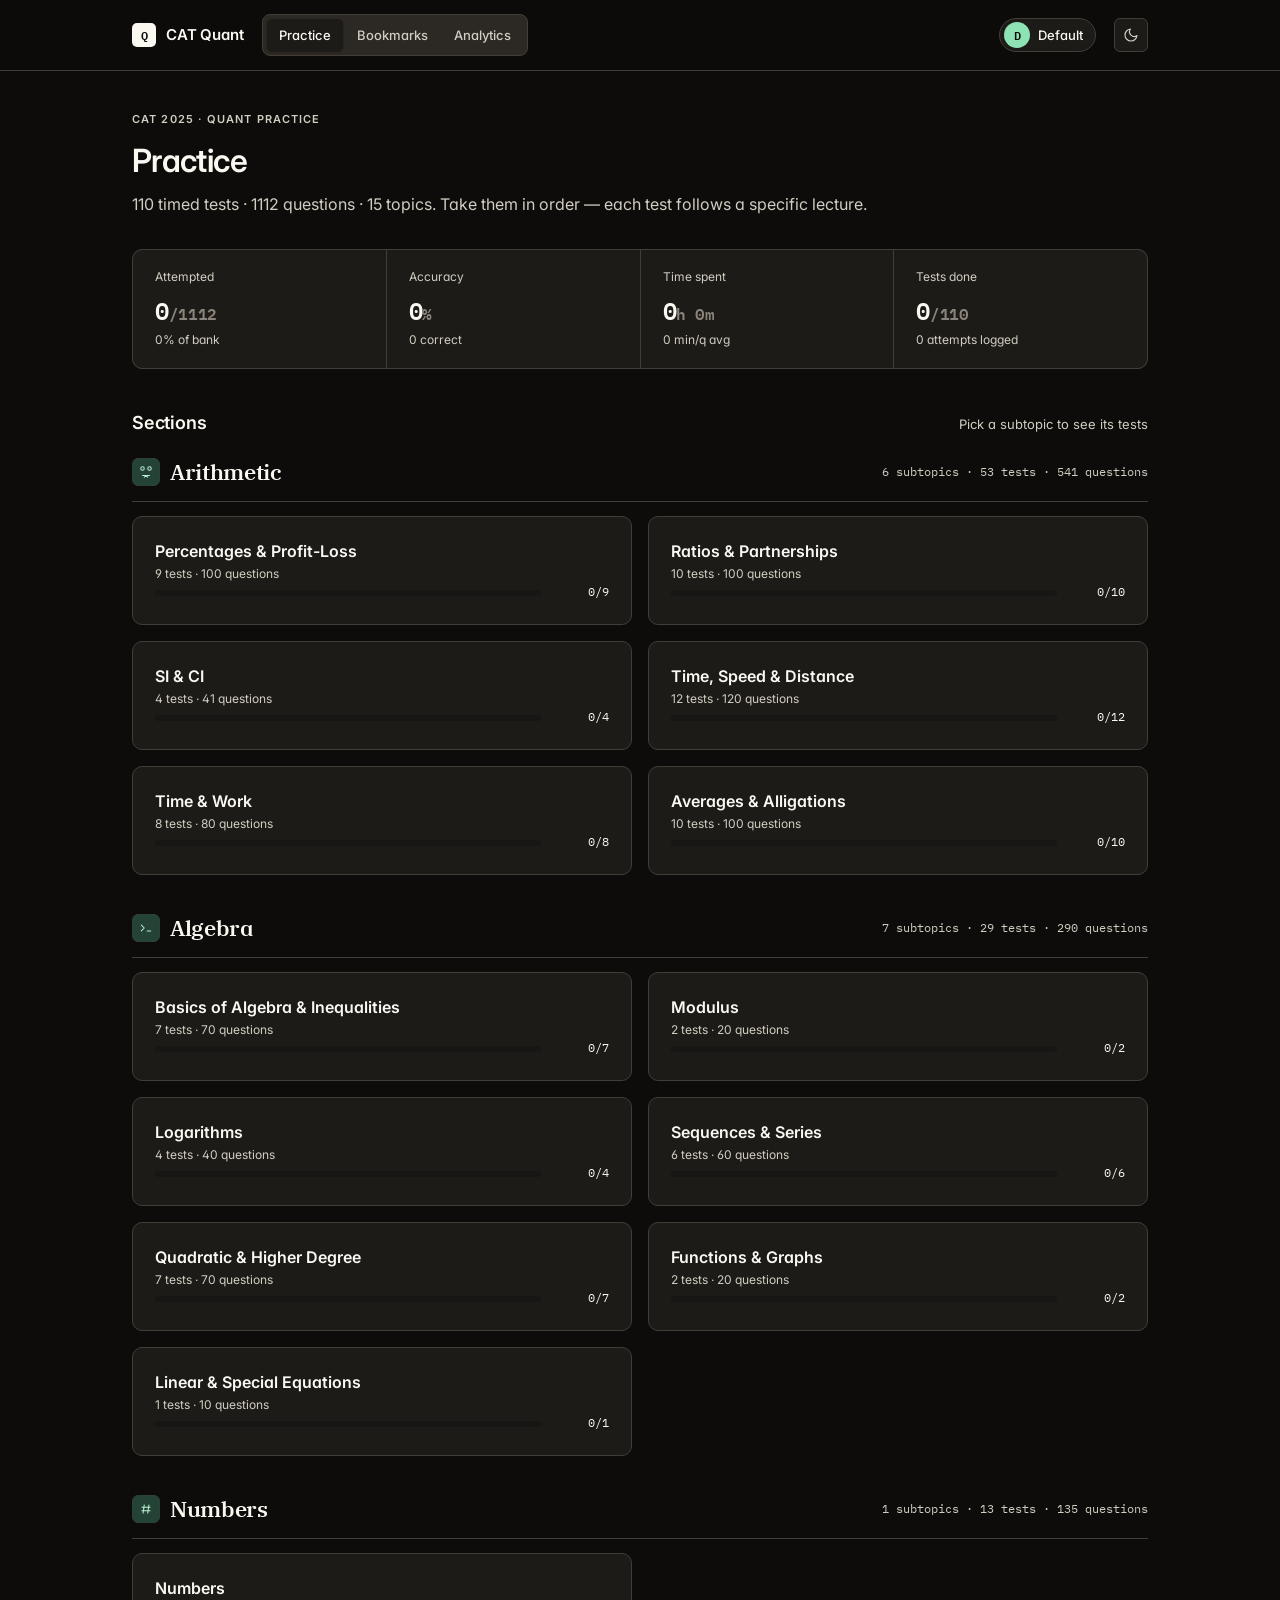
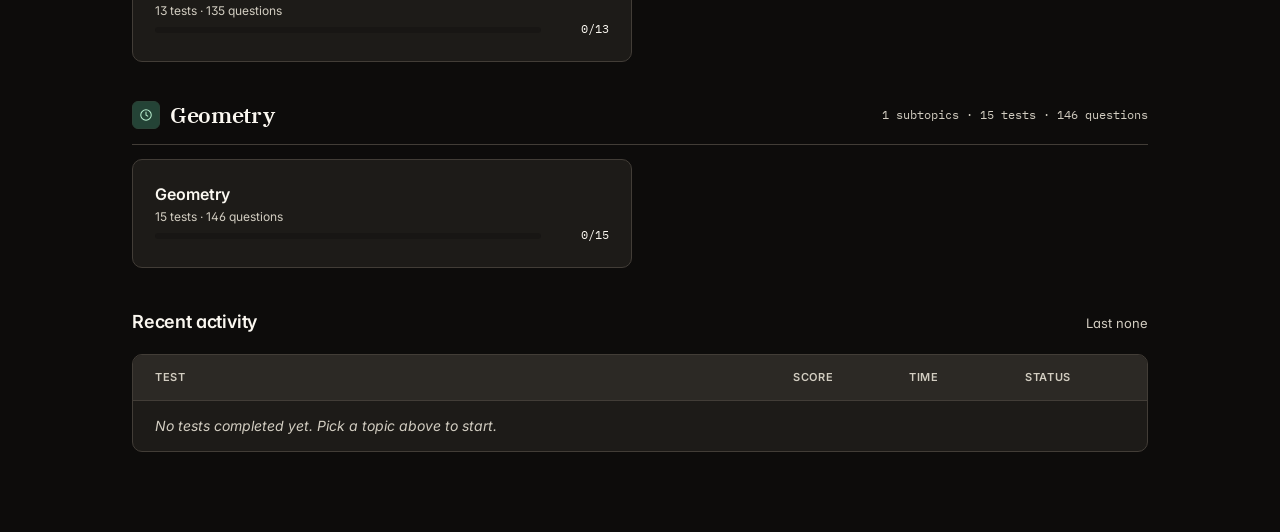
<file: docs/index.html>
<!doctype html>
<html lang="en" data-theme="dark">
<head>
<meta charset="utf-8" />
<meta name="viewport" content="width=device-width, initial-scale=1, viewport-fit=cover" />
<meta name="theme-color" content="#0d0c0b" />
<title>CAT Quant</title>
<link rel="preconnect" href="https://fonts.googleapis.com">
<link rel="preconnect" href="https://fonts.gstatic.com" crossorigin>
<link href="https://fonts.googleapis.com/css2?family=Inter:wght@400;500;600;700&family=IBM+Plex+Mono:wght@400;500&family=IBM+Plex+Serif:wght@400;500;600&display=swap" rel="stylesheet">
<link rel="stylesheet" href="css/style.css">
</head>
<body>

<header class="topbar">
  <div class="topbar-inner">
    <a href="#/" class="brand" data-action="goto-dashboard">
      <span class="brand-mark">Q</span>
      <div class="brand-name">CAT Quant</div>
    </a>

    <nav class="nav-tabs" role="tablist">
      <button class="nav-tab" data-view="dashboard">Practice</button>
      <button class="nav-tab" data-view="bookmarks">Bookmarks</button>
      <button class="nav-tab" data-view="analytics">Analytics</button>
    </nav>

    <div class="spacer"></div>

    <a class="topbar-profile" href="#/profile" id="profileBtn" title="Profile" aria-label="Profile">
      <span class="topbar-profile-avatar" id="profileAvatar">?</span>
      <span class="topbar-profile-name" id="profileName">…</span>
    </a>

    <button class="icon-btn" id="themeBtn" title="Toggle theme" aria-label="Toggle theme">
      <svg viewBox="0 0 24 24" fill="none" stroke="currentColor" stroke-linecap="round" stroke-linejoin="round"><path d="M21 12.79A9 9 0 1 1 11.21 3 7 7 0 0 0 21 12.79z"/></svg>
    </button>
  </div>
</header>

<main id="app">
  <div class="loading-screen">
    <div class="loading-pulse"></div>
    <p>Loading question bank…</p>
  </div>
</main>

<script src="js/storage.js"></script>
<script src="js/app.js"></script>
</body>
</html>
</file>
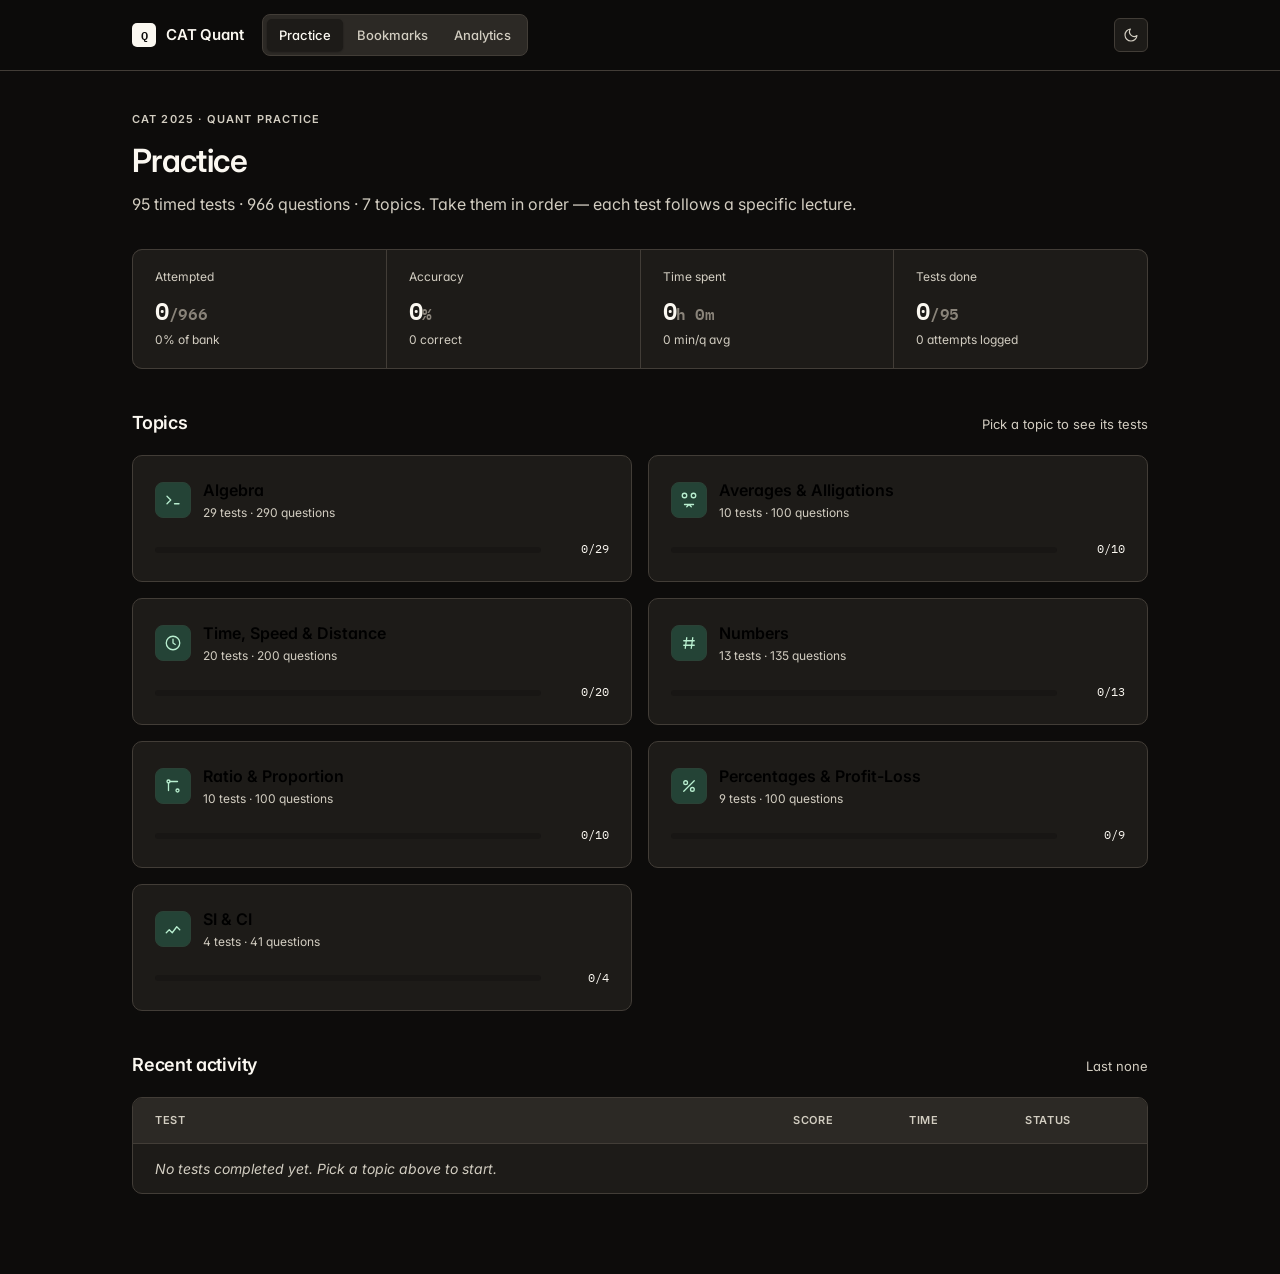
<file: site/index.html>
<!doctype html>
<html lang="en" data-theme="dark">
<head>
<meta charset="utf-8" />
<meta name="viewport" content="width=device-width, initial-scale=1, viewport-fit=cover" />
<meta name="theme-color" content="#0d0c0b" />
<title>CAT Quant</title>
<link rel="preconnect" href="https://fonts.googleapis.com">
<link rel="preconnect" href="https://fonts.gstatic.com" crossorigin>
<link href="https://fonts.googleapis.com/css2?family=Inter:wght@400;500;600;700&family=IBM+Plex+Mono:wght@400;500&family=IBM+Plex+Serif:wght@400;500;600&display=swap" rel="stylesheet">
<link rel="stylesheet" href="css/style.css">
</head>
<body>

<header class="topbar">
  <div class="topbar-inner">
    <a href="#/" class="brand" data-action="goto-dashboard">
      <span class="brand-mark">Q</span>
      <div class="brand-name">CAT Quant</div>
    </a>

    <nav class="nav-tabs" role="tablist">
      <button class="nav-tab" data-view="dashboard">Practice</button>
      <button class="nav-tab" data-view="bookmarks">Bookmarks</button>
      <button class="nav-tab" data-view="analytics">Analytics</button>
    </nav>

    <div class="spacer"></div>

    <button class="icon-btn" id="themeBtn" title="Toggle theme" aria-label="Toggle theme">
      <svg viewBox="0 0 24 24" fill="none" stroke="currentColor" stroke-linecap="round" stroke-linejoin="round"><path d="M21 12.79A9 9 0 1 1 11.21 3 7 7 0 0 0 21 12.79z"/></svg>
    </button>
  </div>
</header>

<main id="app">
  <div class="loading-screen">
    <div class="loading-pulse"></div>
    <p>Loading question bank…</p>
  </div>
</main>

<script src="js/storage.js"></script>
<script src="js/app.js"></script>
</body>
</html>
</file>
<file: docs/css/style.css>
/* ============================================================
   CAT Quant · stylesheet
   ============================================================ */

:root {
  --bg:           #f7f5f0;
  --bg-soft:      #efece5;
  --surface:      #ffffff;
  --surface-2:    #faf8f3;
  --text:         #18181b;
  --text-muted:   #6b6b6b;
  --text-faint:   #9ca3af;
  --border:       #e4e0d6;
  --border-strong:#c9c4b8;
  --accent:       #1f4d3a;
  --accent-soft:  #e6efe9;
  --accent-text:  #1f4d3a;
  --warn:         #a35a14;
  --warn-soft:    #fbf0e0;
  --neg:          #9b2c2c;
  --neg-soft:     #fbe9e9;
  --pos:          #1f4d3a;
  --pos-soft:     #e6efe9;
  --shadow-sm:    0 1px 2px rgba(20,20,20,0.04);
  --shadow-md:    0 4px 16px -8px rgba(20,20,20,0.10);
  --radius:       6px;
  --radius-lg:    10px;
}

[data-theme="dark"] {
  --bg:           #0d0c0b;
  --bg-soft:      #181614;
  --surface:      #1d1b18;
  --surface-2:    #2c2925;
  --text:         #fbf8f1;
  --text-muted:   #d2cdc1;
  --text-faint:   #8a847a;
  --border:       #423d37;
  --border-strong:#56504a;
  --accent:       #8de3b3;
  --accent-soft:  #244336;
  --accent-text:  #b9efd0;
  --warn:         #efb287;
  --warn-soft:    #3e2c1c;
  --neg:          #f59797;
  --neg-soft:     #3e2222;
  --pos:          #8de3b3;
  --pos-soft:     #244336;
  --shadow-sm:    0 1px 2px rgba(0,0,0,0.4);
  --shadow-md:    0 4px 16px -8px rgba(0,0,0,0.6);
}
[data-theme="dark"] .opt,
[data-theme="dark"] .modal-opt { color: var(--text); }
[data-theme="dark"] .test-sub,
[data-theme="dark"] .recent-meta,
[data-theme="dark"] .runner-title-sub,
[data-theme="dark"] .tita-hint,
[data-theme="dark"] .topic-count,
[data-theme="dark"] .section-block-head .meta,
[data-theme="dark"] .section-head .meta,
[data-theme="dark"] .score-sub { color: var(--text-muted); }
[data-theme="dark"] .test-stat,
[data-theme="dark"] .test-num,
[data-theme="dark"] .topic-name,
[data-theme="dark"] .recent-name,
[data-theme="dark"] .modal-stem,
[data-theme="dark"] .modal-solution-text,
[data-theme="dark"] .q-stem,
[data-theme="dark"] .stat-value { color: var(--text); }
[data-theme="dark"] .lede,
[data-theme="dark"] .stat-sub,
[data-theme="dark"] .stat-label,
[data-theme="dark"] .eyebrow,
[data-theme="dark"] .palette-legend { color: var(--text-muted); }
[data-theme="dark"] .tag { color: var(--text); background: var(--surface-2); }

* { box-sizing: border-box; }
html, body { margin: 0; padding: 0; }
body {
  font-family: 'Inter', system-ui, -apple-system, sans-serif;
  font-size: 15px;
  line-height: 1.55;
  color: var(--text);
  background: var(--bg);
  -webkit-font-smoothing: antialiased;
  font-feature-settings: 'cv11','ss01';
}
a { color: var(--accent-text); text-decoration: none; }
a:hover { text-decoration: underline; }
button { font: inherit; cursor: pointer; }
.mono { font-family: 'IBM Plex Mono', ui-monospace, monospace; }
.serif { font-family: 'IBM Plex Serif', Georgia, serif; }

/* ============ LOADING ============ */
.loading-screen {
  display: grid; place-items: center; min-height: 60vh;
  gap: 14px; color: var(--text-muted);
}
.loading-pulse {
  width: 40px; height: 40px;
  border: 2px solid var(--border);
  border-top-color: var(--accent);
  border-radius: 50%;
  animation: spin 800ms linear infinite;
}
@keyframes spin { to { transform: rotate(360deg); } }

/* ============ TOP BAR ============ */
.topbar {
  position: sticky; top: 0; z-index: 50;
  background: color-mix(in oklab, var(--bg) 88%, transparent);
  backdrop-filter: saturate(140%) blur(8px);
  -webkit-backdrop-filter: saturate(140%) blur(8px);
  border-bottom: 1px solid var(--border);
}
.topbar-inner {
  max-width: 1080px; margin: 0 auto;
  padding: 14px 32px;
  display: flex; align-items: center; gap: 18px;
}
.brand {
  display: flex; align-items: center; gap: 10px;
  font-weight: 600; letter-spacing: -0.01em;
  color: var(--text);
}
.brand:hover { text-decoration: none; }
.brand-mark {
  width: 24px; height: 24px;
  border-radius: 5px;
  background: var(--text);
  color: var(--bg);
  display: grid; place-items: center;
  font-family: 'IBM Plex Mono', monospace;
  font-size: 12px; font-weight: 600;
}
.brand-name { font-size: 15px; }
.spacer { flex: 1; }

.nav-tabs {
  display: flex; gap: 2px;
  background: var(--surface-2);
  padding: 4px;
  border-radius: 8px;
  border: 1px solid var(--border);
}
.nav-tab {
  font-size: 13px;
  padding: 6px 12px;
  border-radius: 5px;
  background: transparent;
  border: 0;
  color: var(--text-muted);
  font-weight: 500;
}
.nav-tab.active {
  background: var(--surface);
  color: var(--text);
  box-shadow: var(--shadow-sm);
}

.icon-btn {
  width: 34px; height: 34px;
  border-radius: var(--radius);
  border: 1px solid var(--border);
  background: var(--surface);
  color: var(--text-muted);
  display: grid; place-items: center;
  transition: all 120ms;
}
.icon-btn:hover { color: var(--text); border-color: var(--border-strong); }

/* Profile chip in topbar */
.topbar-profile {
  display: flex; align-items: center; gap: 8px;
  padding: 4px 12px 4px 4px;
  height: 34px;
  border: 1px solid var(--border);
  border-radius: 999px;
  background: var(--surface);
  color: var(--text);
  font-size: 13px; font-weight: 500;
  transition: border-color 120ms, background 120ms;
}
.topbar-profile:hover { border-color: var(--border-strong); background: var(--surface-2); text-decoration: none; }
.topbar-profile-avatar {
  width: 26px; height: 26px;
  border-radius: 50%;
  background: var(--accent); color: var(--bg);
  display: grid; place-items: center;
  font-family: 'IBM Plex Mono', monospace;
  font-size: 12px; font-weight: 600;
  text-transform: uppercase;
}
.topbar-profile-name { max-width: 120px; overflow: hidden; text-overflow: ellipsis; white-space: nowrap; }
[data-theme="dark"] .topbar-profile-avatar { color: #0d0c0b; }

/* Profile page */
.profile-card {
  background: var(--surface);
  border: 1px solid var(--border);
  border-radius: var(--radius-lg);
  padding: 22px;
  margin-bottom: 16px;
}
.profile-card.active { border-color: var(--accent); }
.profile-card-row {
  display: flex; align-items: center; gap: 14px; flex-wrap: wrap;
}
.profile-card-avatar {
  width: 44px; height: 44px;
  border-radius: 50%;
  background: var(--surface-2);
  border: 1px solid var(--border);
  color: var(--text);
  display: grid; place-items: center;
  font-family: 'IBM Plex Mono', monospace;
  font-size: 16px; font-weight: 600;
  text-transform: uppercase;
}
.profile-card.active .profile-card-avatar {
  background: var(--accent); color: var(--bg); border-color: var(--accent);
}
[data-theme="dark"] .profile-card.active .profile-card-avatar { color: #0d0c0b; }
.profile-card-info { flex: 1; min-width: 200px; }
.profile-card-name {
  font-weight: 600; font-size: 16px; color: var(--text);
  display: flex; align-items: center; gap: 8px;
}
.profile-card-meta {
  font-size: 12px; color: var(--text-muted);
  font-family: 'IBM Plex Mono', monospace; margin-top: 2px;
}
.profile-card-actions { display: flex; gap: 6px; flex-wrap: wrap; }
.profile-add {
  display: flex; gap: 8px; align-items: center;
  margin: 20px 0 8px;
}
.profile-add input {
  flex: 1; min-width: 180px;
  padding: 9px 14px;
  background: var(--surface); color: var(--text);
  border: 1px solid var(--border); border-radius: var(--radius);
  font: inherit;
}
.profile-add input:focus { outline: none; border-color: var(--accent); }
.danger { color: var(--neg); }
.danger:hover { background: var(--neg-soft); border-color: var(--neg); }
.icon-btn svg { width: 16px; height: 16px; stroke-width: 1.75; }

/* ============ LAYOUT ============ */
main { max-width: 1080px; margin: 0 auto; padding: 40px 32px 80px; }

.h1 { font-size: 32px; font-weight: 600; letter-spacing: -0.02em; margin: 0 0 6px; }
.h2 { font-size: 22px; font-weight: 600; letter-spacing: -0.015em; margin: 0 0 4px; }
.lede { font-size: 16px; color: var(--text-muted); margin: 0 0 32px; }
.eyebrow {
  font-size: 11px; letter-spacing: 0.10em; text-transform: uppercase;
  color: var(--text-muted); font-weight: 600; margin-bottom: 8px;
}

/* ============ DASHBOARD ============ */
.stats-row {
  display: grid; grid-template-columns: repeat(4, 1fr); gap: 1px;
  background: var(--border); border: 1px solid var(--border);
  border-radius: var(--radius-lg); overflow: hidden;
  margin-bottom: 40px;
}
.stat {
  background: var(--surface); padding: 18px 22px;
}
.stat-label { font-size: 12px; color: var(--text-muted); margin-bottom: 6px; }
.stat-value { font-size: 24px; font-weight: 600; letter-spacing: -0.015em; font-family: 'IBM Plex Mono', monospace; }
.stat-sub { font-size: 12px; color: var(--text-faint); margin-top: 2px; }

.section-head {
  display: flex; align-items: baseline; justify-content: space-between;
  margin-bottom: 18px; gap: 12px; flex-wrap: wrap;
}
.section-head h3 { font-size: 18px; font-weight: 600; margin: 0; letter-spacing: -0.01em; }
.section-head .meta { font-size: 13px; color: var(--text-muted); }

/* Section-grouped layout for the dashboard (Arithmetic / Algebra / Numbers / Geometry) */
.section-block { margin-bottom: 36px; }
.section-block:last-child { margin-bottom: 0; }
.section-block-head {
  display: flex; align-items: center; justify-content: space-between;
  gap: 16px; flex-wrap: wrap;
  margin-bottom: 14px;
  padding-bottom: 12px;
  border-bottom: 1px solid var(--border);
}
.section-block-title { display: flex; align-items: center; gap: 10px; }
.section-block-title h3 {
  font-family: 'IBM Plex Serif', Georgia, serif;
  font-size: 22px; font-weight: 600; margin: 0; letter-spacing: -0.015em;
  color: var(--text);
}
.section-block-icon {
  width: 28px; height: 28px;
  border-radius: 6px;
  background: var(--accent-soft);
  color: var(--accent-text);
  display: grid; place-items: center;
  border: 1px solid color-mix(in oklab, var(--accent-soft) 80%, var(--border));
}
.section-block-icon svg { width: 14px; height: 14px; stroke-width: 1.75; }
.section-block-head .meta {
  font-size: 12px; color: var(--text-muted);
  font-family: 'IBM Plex Mono', monospace;
}

.topic-grid {
  display: grid; grid-template-columns: repeat(2, 1fr); gap: 16px;
}
.topic-card {
  background: var(--surface);
  border: 1px solid var(--border);
  border-radius: var(--radius-lg);
  padding: 22px;
  transition: all 140ms;
  cursor: pointer; display: block; width: 100%; text-align: left;
}
.topic-card:hover { border-color: var(--border-strong); transform: translateY(-1px); box-shadow: var(--shadow-md); }
.topic-card-top { display: flex; align-items: center; gap: 12px; margin-bottom: 18px; }
.topic-icon {
  width: 36px; height: 36px;
  border-radius: 8px;
  background: var(--accent-soft);
  color: var(--accent-text);
  display: grid; place-items: center;
  border: 1px solid color-mix(in oklab, var(--accent-soft) 80%, var(--border));
}
.topic-icon svg { width: 18px; height: 18px; stroke-width: 1.75; }
.topic-name { font-weight: 600; font-size: 16px; }
.topic-count { font-size: 12px; color: var(--text-muted); margin-top: 1px; }

.progress-row {
  display: flex; align-items: center; gap: 12px;
  font-size: 13px; color: var(--text-muted);
}
.progress-bar {
  flex: 1; height: 6px; border-radius: 999px;
  background: var(--bg-soft);
  overflow: hidden;
}
.progress-fill {
  height: 100%; background: var(--accent);
  border-radius: 999px;
  transition: width 300ms;
}
.progress-num { font-family: 'IBM Plex Mono', monospace; font-size: 12px; color: var(--text); min-width: 56px; text-align: right; }

/* ============ RECENT / TEST LIST ============ */
.recent-list, .test-list {
  background: var(--surface); border: 1px solid var(--border); border-radius: var(--radius-lg);
  margin-top: 0; overflow: hidden;
}
.recent-row {
  display: grid; grid-template-columns: 1fr 100px 100px 100px;
  align-items: center; gap: 16px; padding: 14px 22px;
  border-bottom: 1px solid var(--border);
  font-size: 14px;
}
.recent-row:last-child { border-bottom: 0; }
.recent-row.head {
  font-size: 11px; letter-spacing: 0.06em; text-transform: uppercase;
  color: var(--text-muted); font-weight: 600;
  background: var(--surface-2);
}
.recent-name { font-weight: 500; }
.recent-meta { font-size: 12px; color: var(--text-muted); margin-top: 2px; }
.recent-score { font-family: 'IBM Plex Mono', monospace; }
.tag {
  display: inline-flex; align-items: center;
  font-size: 11px; padding: 2px 8px; border-radius: 4px;
  background: var(--bg-soft); color: var(--text-muted); font-weight: 500;
}
.tag.pos { background: var(--pos-soft); color: var(--pos); }
.tag.neg { background: var(--neg-soft); color: var(--neg); }

.back-link {
  display: inline-flex; align-items: center; gap: 6px;
  font-size: 13px; color: var(--text-muted); margin-bottom: 24px;
  background: transparent; border: 0; padding: 0;
}
.back-link:hover { color: var(--text); }
.back-link svg { width: 14px; height: 14px; stroke-width: 1.75; }

.test-row {
  display: grid; grid-template-columns: 32px 1fr auto auto auto;
  align-items: center; gap: 18px; padding: 14px 22px;
  border-bottom: 1px solid var(--border);
  text-align: left; background: transparent; border-left: 0; border-right: 0; width: 100%;
  color: var(--text);            /* buttons reset color in every browser — must set explicitly */
  font: inherit;
  cursor: pointer; transition: background 120ms;
}
.test-row:hover { background: var(--surface-2); }
.test-row:last-child { border-bottom: 0; }
.test-row:first-of-type { border-top: 0; }
.test-num {
  font-family: 'IBM Plex Mono', monospace; font-size: 12px;
  color: var(--text-faint);
}
.test-title { font-weight: 500; font-size: 14px; color: var(--text); }
.test-sub { font-size: 12px; color: var(--text-muted); margin-top: 2px; }
.stem-thumb {
  max-height: 64px;
  max-width: min(360px, 90%);
  border-radius: 4px;
  background: var(--bg-soft);
  display: block;
  margin: 2px 0;
}
.test-stat { font-size: 12px; color: var(--text-muted); font-family: 'IBM Plex Mono', monospace; min-width: 70px; text-align: right; }
.test-cta {
  font-size: 12px; padding: 6px 12px; border-radius: 6px;
  background: var(--text); color: var(--bg);
  border: 0; font-weight: 500;
}
.test-row .test-cta { opacity: 0; transition: opacity 120ms; }
.test-row:hover .test-cta, .test-row:focus-within .test-cta { opacity: 1; }

/* ============ TEST RUNNER ============ */
.runner {
  display: grid; grid-template-columns: 1fr 240px;
  gap: 32px;
}
.runner-main { min-width: 0; }
.runner-side { position: sticky; top: 78px; align-self: start; }

.runner-bar {
  display: flex; align-items: center; gap: 16px;
  margin-bottom: 24px;
}
.runner-title { font-weight: 600; font-size: 15px; }
.runner-title-sub { font-size: 12px; color: var(--text-muted); }
.timer {
  display: inline-flex; align-items: center; gap: 8px;
  background: var(--surface);
  border: 1px solid var(--border);
  padding: 8px 14px;
  border-radius: var(--radius);
  font-family: 'IBM Plex Mono', monospace;
  font-size: 14px;
  font-weight: 500;
  font-variant-numeric: tabular-nums;
}
.timer.warn { background: var(--warn-soft); border-color: color-mix(in oklab, var(--warn) 30%, var(--border)); color: var(--warn); }
.timer-dot { width: 6px; height: 6px; border-radius: 50%; background: var(--accent); }
.timer.warn .timer-dot { background: var(--warn); }

.q-card {
  background: var(--surface);
  border: 1px solid var(--border);
  border-radius: var(--radius-lg);
  padding: 32px 36px;
  min-height: 400px;
}
.q-meta-row {
  display: flex; align-items: center; gap: 12px; margin-bottom: 24px;
  padding-bottom: 16px; border-bottom: 1px solid var(--border);
  flex-wrap: wrap;
}
.q-num-big {
  font-family: 'IBM Plex Mono', monospace; font-size: 13px; font-weight: 500;
  color: var(--text-muted);
}
.q-type {
  font-size: 11px; letter-spacing: 0.06em; padding: 3px 8px;
  border-radius: 4px; background: var(--bg-soft); color: var(--text-muted);
  font-weight: 600;
}
.q-type.tita { background: var(--accent-soft); color: var(--accent-text); }
.q-marks {
  font-size: 12px; color: var(--text-muted);
  font-family: 'IBM Plex Mono', monospace;
}
.q-marks .pos-c { color: var(--pos); }
.q-marks .neg-c { color: var(--neg); }

.q-stem {
  font-family: 'IBM Plex Serif', Georgia, serif;
  font-size: 16.5px;
  line-height: 1.6;
  color: var(--text);
  margin-bottom: 28px;
}
.q-stem img { max-width: 100%; border-radius: 4px; background: var(--bg-soft); }

.q-options { display: flex; flex-direction: column; gap: 8px; }
.opt {
  display: flex; align-items: center; gap: 14px;
  padding: 14px 18px;
  background: var(--surface-2);
  border: 1px solid var(--border);
  border-radius: var(--radius);
  cursor: pointer;
  transition: all 100ms;
  text-align: left;
  font-size: 15px;
  font-family: 'IBM Plex Serif', Georgia, serif;
  width: 100%;
  color: var(--text);
}
.opt:hover { background: var(--surface); border-color: var(--border-strong); }
.opt.selected {
  background: var(--accent-soft);
  border-color: color-mix(in oklab, var(--accent) 40%, var(--border));
}
.opt-letter {
  width: 26px; height: 26px;
  border: 1.5px solid var(--border-strong);
  border-radius: 50%;
  display: grid; place-items: center;
  font-family: 'IBM Plex Mono', monospace; font-size: 12px; font-weight: 500;
  color: var(--text-muted);
  flex-shrink: 0;
  background: var(--surface);
}
.opt.selected .opt-letter {
  background: var(--accent); color: white; border-color: var(--accent);
}
[data-theme="dark"] .opt.selected .opt-letter { color: #0d0c0b; }
.opt img { max-height: 60px; }

.tita-input {
  width: 100%;
  padding: 16px 18px;
  background: var(--surface-2);
  border: 1.5px dashed var(--border-strong);
  border-radius: var(--radius);
  font-size: 16px;
  font-family: 'IBM Plex Mono', monospace;
  color: var(--text);
  transition: all 120ms;
}
.tita-input:focus {
  outline: none;
  border-color: var(--accent);
  border-style: solid;
  background: var(--surface);
}
.tita-hint { margin-top: 10px; font-size: 12px; color: var(--text-muted); }

.q-actions {
  display: flex; align-items: center; gap: 8px; margin-top: 32px;
  padding-top: 24px; border-top: 1px solid var(--border);
  flex-wrap: wrap;
}

/* ============ BUTTONS ============ */
.btn {
  display: inline-flex; align-items: center; justify-content: center; gap: 7px;
  font-size: 13px; font-weight: 500;
  padding: 8px 14px; height: 34px;
  border-radius: 7px;
  border: 1px solid var(--border); background: var(--surface);
  color: var(--text);
  white-space: nowrap; line-height: 1;
  letter-spacing: -0.005em;
  transition: background 120ms ease, border-color 120ms ease, color 120ms ease, transform 60ms ease;
  cursor: pointer;
}
.btn:hover { background: var(--surface-2); border-color: var(--border-strong); }
.btn:active { transform: translateY(0.5px); }
.btn:focus-visible { outline: 2px solid color-mix(in oklab, var(--accent) 60%, transparent); outline-offset: 2px; }
.btn[disabled], .btn:disabled { opacity: 0.45; cursor: not-allowed; }
.btn svg { width: 14px; height: 14px; stroke-width: 1.85; flex-shrink: 0; }
.btn-primary { background: var(--accent); color: #ffffff; border-color: var(--accent); }
[data-theme="dark"] .btn-primary { color: #0d0c0b; }
.btn-primary:hover {
  background: color-mix(in oklab, var(--accent) 88%, black);
  border-color: color-mix(in oklab, var(--accent) 88%, black);
}
.btn-ghost { background: transparent; border-color: transparent; color: var(--text-muted); }
.btn-ghost:hover { color: var(--text); background: var(--bg-soft); border-color: transparent; }
.btn-sm { font-size: 12px; padding: 6px 12px; height: 30px; }
.btn-sm svg { width: 12px; height: 12px; }

/* ============ PALETTE ============ */
.palette {
  background: var(--surface); border: 1px solid var(--border);
  border-radius: var(--radius-lg); padding: 18px;
}
.palette h4 {
  font-size: 11px; letter-spacing: 0.08em; text-transform: uppercase;
  color: var(--text-muted); font-weight: 600; margin: 0 0 12px;
}
.palette-grid { display: grid; grid-template-columns: repeat(5, 1fr); gap: 6px; margin-bottom: 16px; }
.pcell {
  aspect-ratio: 1;
  border: 1px solid var(--border);
  border-radius: 4px;
  background: var(--surface-2);
  display: grid; place-items: center;
  font-family: 'IBM Plex Mono', monospace;
  font-size: 11px; font-weight: 500;
  color: var(--text-muted);
  cursor: pointer; transition: all 100ms;
}
.pcell:hover { border-color: var(--border-strong); }
.pcell.current { border-color: var(--text); border-width: 2px; color: var(--text); }
.pcell.answered { background: var(--accent-soft); color: var(--accent-text); border-color: color-mix(in oklab, var(--accent) 30%, var(--border)); }
.pcell.review { background: var(--warn-soft); color: var(--warn); border-color: color-mix(in oklab, var(--warn) 30%, var(--border)); }
.pcell.skipped { color: var(--text-faint); border-style: dashed; }

.palette-legend { display: flex; flex-direction: column; gap: 6px; font-size: 11px; color: var(--text-muted); }
.palette-legend span { display: inline-flex; align-items: center; gap: 8px; }
.dot { width: 10px; height: 10px; border-radius: 2px; border: 1px solid var(--border); }
.dot.answered { background: var(--accent-soft); border-color: var(--accent); }
.dot.review { background: var(--warn-soft); border-color: var(--warn); }
.dot.current { background: var(--surface); border-color: var(--text); border-width: 2px; }
.dot.skipped { border-style: dashed; }

.palette-submit { margin-top: 16px; padding-top: 16px; border-top: 1px solid var(--border); }
.palette-submit .btn { width: 100%; }

/* ============ RESULTS ============ */
.results-hero {
  background: var(--surface); border: 1px solid var(--border);
  border-radius: var(--radius-lg); padding: 36px 40px;
  margin-bottom: 24px;
}
.score-big {
  font-family: 'IBM Plex Mono', monospace;
  font-size: 56px; font-weight: 500; letter-spacing: -0.02em;
  margin: 8px 0 4px;
  font-variant-numeric: tabular-nums;
}
.score-sub { color: var(--text-muted); font-size: 14px; }

.results-grid {
  display: grid; grid-template-columns: repeat(4, 1fr); gap: 1px;
  background: var(--border); border: 1px solid var(--border);
  border-radius: var(--radius-lg); overflow: hidden;
  margin-bottom: 32px;
}

.review-list .test-row { grid-template-columns: 32px 1fr auto auto; }
.review-list .test-stat { color: var(--text); }

.review-q-mark {
  width: 22px; height: 22px;
  border-radius: 50%; display: grid; place-items: center;
  font-size: 11px; font-weight: 600;
}
.review-q-mark.correct { background: var(--pos-soft); color: var(--pos); }
.review-q-mark.wrong { background: var(--neg-soft); color: var(--neg); }
.review-q-mark.skipped { background: var(--bg-soft); color: var(--text-faint); }

.solution-card {
  background: var(--surface-2); border-left: 3px solid var(--accent);
  border-radius: 0 var(--radius) var(--radius) 0;
  padding: 18px 22px; margin-top: 16px;
}
.solution-card .eyebrow { color: var(--accent-text); margin-bottom: 6px; }
.solution-text { font-family: 'IBM Plex Serif', serif; font-size: 14.5px; line-height: 1.65; color: var(--text); }
.ai-disclaimer {
  font-size: 11px; color: var(--text-muted); margin-top: 10px;
  display: inline-flex; align-items: center; gap: 6px;
}
.ai-disclaimer svg { width: 12px; height: 12px; }

/* ============ PAUSE OVERLAY ============ */
.pause-overlay {
  position: fixed; inset: 0; z-index: 200;
  background: color-mix(in oklab, var(--bg) 50%, transparent);
  backdrop-filter: blur(14px) saturate(140%);
  -webkit-backdrop-filter: blur(14px) saturate(140%);
  display: grid; place-items: center;
  animation: fadeIn 200ms ease-out;
}
.pause-card {
  background: var(--surface);
  border: 1px solid var(--border);
  border-radius: var(--radius-lg);
  padding: 32px 32px 28px;
  text-align: center;
  width: min(420px, calc(100vw - 32px));   /* fluid up to 420, with safe margins */
  box-shadow: var(--shadow-md);
}
.pause-card h2 { font-size: 22px; margin: 0 0 8px; letter-spacing: -0.015em; }
.pause-card p { color: var(--text-muted); margin: 0 0 16px; font-size: 14px; }
.pause-card p:last-of-type { margin-bottom: 24px; }
.pause-time {
  font-family: 'IBM Plex Mono', monospace;
  font-size: 36px; margin: 12px 0 24px;
  color: var(--accent-text); letter-spacing: -0.01em;
}
/* Stack the prompt buttons vertically — long labels like "Continue solving
   (no timer)" + "See results & solutions" don't fit side-by-side at this
   card width without overflowing. */
.pause-actions {
  display: flex; flex-direction: column;
  gap: 8px; align-items: stretch;
}
.pause-actions .btn { width: 100%; justify-content: center; }

/* ============ MODAL ============ */
.modal-backdrop {
  position: fixed; inset: 0; z-index: 150;
  background: color-mix(in oklab, #000 60%, transparent);
  backdrop-filter: blur(8px);
  -webkit-backdrop-filter: blur(8px);
  display: grid; place-items: center;
  padding: 32px 16px;
  animation: fadeIn 160ms ease-out;
}
.modal {
  background: var(--surface);
  border: 1px solid var(--border);
  border-radius: 12px;
  width: 100%; max-width: 760px; max-height: calc(100vh - 64px);
  display: flex; flex-direction: column;
  box-shadow: var(--shadow-md);
}
.modal-head {
  display: flex; align-items: center; gap: 10px;
  padding: 16px 22px;
  border-bottom: 1px solid var(--border);
  flex-wrap: wrap;
}
.modal-tag {
  font-size: 11px; padding: 3px 8px; border-radius: 4px;
  background: var(--bg-soft); color: var(--text-muted);
  font-weight: 500; letter-spacing: 0.04em; text-transform: uppercase;
}
.modal-tag.correct { background: var(--pos-soft); color: var(--pos); }
.modal-tag.wrong { background: var(--neg-soft); color: var(--neg); }
.modal-actions { margin-left: auto; display: flex; gap: 4px; }
.modal-body { padding: 22px 26px 28px; overflow-y: auto; }
.modal-stem {
  font-family: 'IBM Plex Serif', Georgia, serif;
  font-size: 16px; line-height: 1.6;
  margin: 0 0 18px;
  color: var(--text);
}
.modal-stem img { max-width: 100%; border-radius: 4px; background: var(--bg-soft); }
.modal-options { display: flex; flex-direction: column; gap: 6px; }
.modal-opt {
  display: flex; align-items: center; gap: 12px;
  padding: 12px 16px;
  background: var(--surface-2);
  border: 1px solid var(--border);
  border-radius: var(--radius);
  font-family: 'IBM Plex Serif', Georgia, serif; font-size: 15px;
  color: var(--text);
}
.modal-opt.correct { background: var(--pos-soft); border-color: color-mix(in oklab, var(--pos) 50%, var(--border)); }
.modal-opt.user-wrong { background: var(--neg-soft); border-color: color-mix(in oklab, var(--neg) 50%, var(--border)); }
.modal-opt-letter {
  width: 24px; height: 24px;
  background: var(--surface);
  border: 1.5px solid var(--border-strong);
  border-radius: 50%;
  display: grid; place-items: center;
  font-family: 'IBM Plex Mono', monospace; font-size: 11px; font-weight: 500;
  color: var(--text-muted); flex-shrink: 0;
}
.modal-opt.correct .modal-opt-letter { background: var(--pos); color: white; border-color: var(--pos); }
[data-theme="dark"] .modal-opt.correct .modal-opt-letter { color: #0d0c0b; }
.modal-opt.user-wrong .modal-opt-letter { background: var(--neg); color: white; border-color: var(--neg); }
.modal-opt-flag { margin-left: auto; font-size: 12px; color: var(--text-muted); display: inline-flex; align-items: center; gap: 4px; }
.modal-opt.correct .modal-opt-flag { color: var(--pos); }
.modal-opt.user-wrong .modal-opt-flag { color: var(--neg); }

.modal-solution {
  margin-top: 22px;
  background: var(--surface-2);
  border: 1px solid var(--border);
  border-left: 3px solid var(--accent);
  border-radius: 0 var(--radius) var(--radius) 0;
  padding: 16px 22px;
}
.modal-solution .eyebrow { color: var(--accent-text); margin-bottom: 8px; }
.modal-solution-text { font-family: 'IBM Plex Serif', serif; font-size: 14.5px; line-height: 1.65; color: var(--text); }
.modal-solution.placeholder { border-left-color: var(--text-faint); }
.modal-solution.placeholder .eyebrow { color: var(--text-muted); }

/* ============ TOAST ============ */
.toast {
  position: fixed; bottom: 24px; left: 50%;
  transform: translateX(-50%);
  background: var(--text); color: var(--bg);
  padding: 10px 16px; border-radius: 6px;
  font-size: 13px; font-weight: 500;
  z-index: 300;
  animation: toastIn 200ms ease-out;
  box-shadow: var(--shadow-md);
}
@keyframes toastIn { from { opacity: 0; transform: translate(-50%, 8px); } to { opacity: 1; transform: translate(-50%, 0); } }

.fade-in { animation: fadeIn 200ms ease-out; }
@keyframes fadeIn { from { opacity: 0; transform: translateY(4px); } to { opacity: 1; transform: none; } }

/* ============ MOBILE ============ */
@media (max-width: 800px) {
  body { font-size: 14.5px; }
  .topbar-inner, main { padding-left: 16px; padding-right: 16px; }
  .topbar-inner { padding-top: 10px; padding-bottom: 10px; gap: 10px; }
  .brand-name { font-size: 14px; }
  .nav-tabs { display: none; }
  main { padding-top: 24px; padding-bottom: 60px; }
  .h1 { font-size: 26px; }
  .lede { font-size: 14px; margin-bottom: 22px; }
  .stats-row { grid-template-columns: repeat(2, 1fr); }
  .topic-grid { grid-template-columns: 1fr; gap: 12px; }
  .topic-card { padding: 16px; }
  .runner { grid-template-columns: 1fr; gap: 16px; }
  .runner-side { position: static; }
  .palette { padding: 14px; }
  .palette-grid { grid-template-columns: repeat(10, 1fr); gap: 4px; }
  .pcell { font-size: 10px; }
  .palette-legend { flex-direction: row; flex-wrap: wrap; gap: 10px; font-size: 10px; }
  .palette-submit { display: none; }
  .q-card { padding: 18px 16px; }
  .q-stem { font-size: 15.5px; }
  .opt { padding: 12px 14px; font-size: 14.5px; gap: 10px; }
  .opt-letter { width: 22px; height: 22px; font-size: 11px; }
  .results-grid { grid-template-columns: repeat(2, 1fr); }
  .results-hero { padding: 24px 22px; }
  .score-big { font-size: 42px; }
  .recent-row { grid-template-columns: 1fr auto; padding: 12px 14px; gap: 10px; }
  .recent-row > :nth-child(2), .recent-row > :nth-child(3) { display: none; }
  .recent-row.head { display: none; }
  .test-row { grid-template-columns: 1fr auto; padding: 12px 14px; gap: 10px; }
  .test-row > .test-num { display: none; }
  .test-row > .test-stat:nth-of-type(2) { display: none; }
  .test-row > .test-cta { display: none; }
  .review-list .test-row { grid-template-columns: 28px 1fr auto; }
  .review-list .test-row > .test-stat:nth-of-type(2) { display: none; }
  .runner-bar { gap: 10px; }
  .timer { padding: 6px 10px; font-size: 13px; }
  .runner-title { font-size: 13px; }
  .runner-title-sub { font-size: 11px; }
  .q-actions { flex-wrap: wrap; gap: 6px; padding-top: 18px; margin-top: 22px; }
  .q-actions .btn { font-size: 12px; padding: 7px 11px; height: 30px; }
  .modal { max-height: calc(100vh - 16px); border-radius: 8px; }
  .modal-backdrop { padding: 8px; }
  .modal-head { padding: 12px 16px; flex-wrap: wrap; }
  .modal-body { padding: 16px; }
  .pause-card { padding: 28px 24px; }
}
</file>
<file: site/css/style.css>
/* ============================================================
   CAT Quant · stylesheet
   ============================================================ */

:root {
  --bg:           #f7f5f0;
  --bg-soft:      #efece5;
  --surface:      #ffffff;
  --surface-2:    #faf8f3;
  --text:         #18181b;
  --text-muted:   #6b6b6b;
  --text-faint:   #9ca3af;
  --border:       #e4e0d6;
  --border-strong:#c9c4b8;
  --accent:       #1f4d3a;
  --accent-soft:  #e6efe9;
  --accent-text:  #1f4d3a;
  --warn:         #a35a14;
  --warn-soft:    #fbf0e0;
  --neg:          #9b2c2c;
  --neg-soft:     #fbe9e9;
  --pos:          #1f4d3a;
  --pos-soft:     #e6efe9;
  --shadow-sm:    0 1px 2px rgba(20,20,20,0.04);
  --shadow-md:    0 4px 16px -8px rgba(20,20,20,0.10);
  --radius:       6px;
  --radius-lg:    10px;
}

[data-theme="dark"] {
  --bg:           #0d0c0b;
  --bg-soft:      #181614;
  --surface:      #1d1b18;
  --surface-2:    #2c2925;
  --text:         #fbf8f1;
  --text-muted:   #d2cdc1;
  --text-faint:   #8a847a;
  --border:       #423d37;
  --border-strong:#56504a;
  --accent:       #8de3b3;
  --accent-soft:  #244336;
  --accent-text:  #b9efd0;
  --warn:         #efb287;
  --warn-soft:    #3e2c1c;
  --neg:          #f59797;
  --neg-soft:     #3e2222;
  --pos:          #8de3b3;
  --pos-soft:     #244336;
  --shadow-sm:    0 1px 2px rgba(0,0,0,0.4);
  --shadow-md:    0 4px 16px -8px rgba(0,0,0,0.6);
}
[data-theme="dark"] .opt,
[data-theme="dark"] .modal-opt { color: var(--text); }
[data-theme="dark"] .test-sub,
[data-theme="dark"] .recent-meta { color: var(--text-muted); }
[data-theme="dark"] .test-stat,
[data-theme="dark"] .test-num { color: var(--text); }
[data-theme="dark"] .lede,
[data-theme="dark"] .stat-sub,
[data-theme="dark"] .topic-count,
[data-theme="dark"] .palette-legend { color: var(--text-muted); }
[data-theme="dark"] .tag { color: var(--text); background: var(--surface-2); }

* { box-sizing: border-box; }
html, body { margin: 0; padding: 0; }
body {
  font-family: 'Inter', system-ui, -apple-system, sans-serif;
  font-size: 15px;
  line-height: 1.55;
  color: var(--text);
  background: var(--bg);
  -webkit-font-smoothing: antialiased;
  font-feature-settings: 'cv11','ss01';
}
a { color: var(--accent-text); text-decoration: none; }
a:hover { text-decoration: underline; }
button { font: inherit; cursor: pointer; }
.mono { font-family: 'IBM Plex Mono', ui-monospace, monospace; }
.serif { font-family: 'IBM Plex Serif', Georgia, serif; }

/* ============ LOADING ============ */
.loading-screen {
  display: grid; place-items: center; min-height: 60vh;
  gap: 14px; color: var(--text-muted);
}
.loading-pulse {
  width: 40px; height: 40px;
  border: 2px solid var(--border);
  border-top-color: var(--accent);
  border-radius: 50%;
  animation: spin 800ms linear infinite;
}
@keyframes spin { to { transform: rotate(360deg); } }

/* ============ TOP BAR ============ */
.topbar {
  position: sticky; top: 0; z-index: 50;
  background: color-mix(in oklab, var(--bg) 88%, transparent);
  backdrop-filter: saturate(140%) blur(8px);
  -webkit-backdrop-filter: saturate(140%) blur(8px);
  border-bottom: 1px solid var(--border);
}
.topbar-inner {
  max-width: 1080px; margin: 0 auto;
  padding: 14px 32px;
  display: flex; align-items: center; gap: 18px;
}
.brand {
  display: flex; align-items: center; gap: 10px;
  font-weight: 600; letter-spacing: -0.01em;
  color: var(--text);
}
.brand:hover { text-decoration: none; }
.brand-mark {
  width: 24px; height: 24px;
  border-radius: 5px;
  background: var(--text);
  color: var(--bg);
  display: grid; place-items: center;
  font-family: 'IBM Plex Mono', monospace;
  font-size: 12px; font-weight: 600;
}
.brand-name { font-size: 15px; }
.spacer { flex: 1; }

.nav-tabs {
  display: flex; gap: 2px;
  background: var(--surface-2);
  padding: 4px;
  border-radius: 8px;
  border: 1px solid var(--border);
}
.nav-tab {
  font-size: 13px;
  padding: 6px 12px;
  border-radius: 5px;
  background: transparent;
  border: 0;
  color: var(--text-muted);
  font-weight: 500;
}
.nav-tab.active {
  background: var(--surface);
  color: var(--text);
  box-shadow: var(--shadow-sm);
}

.icon-btn {
  width: 34px; height: 34px;
  border-radius: var(--radius);
  border: 1px solid var(--border);
  background: var(--surface);
  color: var(--text-muted);
  display: grid; place-items: center;
  transition: all 120ms;
}
.icon-btn:hover { color: var(--text); border-color: var(--border-strong); }
.icon-btn svg { width: 16px; height: 16px; stroke-width: 1.75; }

/* ============ LAYOUT ============ */
main { max-width: 1080px; margin: 0 auto; padding: 40px 32px 80px; }

.h1 { font-size: 32px; font-weight: 600; letter-spacing: -0.02em; margin: 0 0 6px; }
.h2 { font-size: 22px; font-weight: 600; letter-spacing: -0.015em; margin: 0 0 4px; }
.lede { font-size: 16px; color: var(--text-muted); margin: 0 0 32px; }
.eyebrow {
  font-size: 11px; letter-spacing: 0.10em; text-transform: uppercase;
  color: var(--text-muted); font-weight: 600; margin-bottom: 8px;
}

/* ============ DASHBOARD ============ */
.stats-row {
  display: grid; grid-template-columns: repeat(4, 1fr); gap: 1px;
  background: var(--border); border: 1px solid var(--border);
  border-radius: var(--radius-lg); overflow: hidden;
  margin-bottom: 40px;
}
.stat {
  background: var(--surface); padding: 18px 22px;
}
.stat-label { font-size: 12px; color: var(--text-muted); margin-bottom: 6px; }
.stat-value { font-size: 24px; font-weight: 600; letter-spacing: -0.015em; font-family: 'IBM Plex Mono', monospace; }
.stat-sub { font-size: 12px; color: var(--text-faint); margin-top: 2px; }

.section-head {
  display: flex; align-items: baseline; justify-content: space-between;
  margin-bottom: 18px; gap: 12px; flex-wrap: wrap;
}
.section-head h3 { font-size: 18px; font-weight: 600; margin: 0; letter-spacing: -0.01em; }
.section-head .meta { font-size: 13px; color: var(--text-muted); }

.topic-grid {
  display: grid; grid-template-columns: repeat(2, 1fr); gap: 16px;
}
.topic-card {
  background: var(--surface);
  border: 1px solid var(--border);
  border-radius: var(--radius-lg);
  padding: 22px;
  transition: all 140ms;
  cursor: pointer; display: block; width: 100%; text-align: left;
}
.topic-card:hover { border-color: var(--border-strong); transform: translateY(-1px); box-shadow: var(--shadow-md); }
.topic-card-top { display: flex; align-items: center; gap: 12px; margin-bottom: 18px; }
.topic-icon {
  width: 36px; height: 36px;
  border-radius: 8px;
  background: var(--accent-soft);
  color: var(--accent-text);
  display: grid; place-items: center;
  border: 1px solid color-mix(in oklab, var(--accent-soft) 80%, var(--border));
}
.topic-icon svg { width: 18px; height: 18px; stroke-width: 1.75; }
.topic-name { font-weight: 600; font-size: 16px; }
.topic-count { font-size: 12px; color: var(--text-muted); margin-top: 1px; }

.progress-row {
  display: flex; align-items: center; gap: 12px;
  font-size: 13px; color: var(--text-muted);
}
.progress-bar {
  flex: 1; height: 6px; border-radius: 999px;
  background: var(--bg-soft);
  overflow: hidden;
}
.progress-fill {
  height: 100%; background: var(--accent);
  border-radius: 999px;
  transition: width 300ms;
}
.progress-num { font-family: 'IBM Plex Mono', monospace; font-size: 12px; color: var(--text); min-width: 56px; text-align: right; }

/* ============ RECENT / TEST LIST ============ */
.recent-list, .test-list {
  background: var(--surface); border: 1px solid var(--border); border-radius: var(--radius-lg);
  margin-top: 0; overflow: hidden;
}
.recent-row {
  display: grid; grid-template-columns: 1fr 100px 100px 100px;
  align-items: center; gap: 16px; padding: 14px 22px;
  border-bottom: 1px solid var(--border);
  font-size: 14px;
}
.recent-row:last-child { border-bottom: 0; }
.recent-row.head {
  font-size: 11px; letter-spacing: 0.06em; text-transform: uppercase;
  color: var(--text-muted); font-weight: 600;
  background: var(--surface-2);
}
.recent-name { font-weight: 500; }
.recent-meta { font-size: 12px; color: var(--text-muted); margin-top: 2px; }
.recent-score { font-family: 'IBM Plex Mono', monospace; }
.tag {
  display: inline-flex; align-items: center;
  font-size: 11px; padding: 2px 8px; border-radius: 4px;
  background: var(--bg-soft); color: var(--text-muted); font-weight: 500;
}
.tag.pos { background: var(--pos-soft); color: var(--pos); }
.tag.neg { background: var(--neg-soft); color: var(--neg); }

.back-link {
  display: inline-flex; align-items: center; gap: 6px;
  font-size: 13px; color: var(--text-muted); margin-bottom: 24px;
  background: transparent; border: 0; padding: 0;
}
.back-link:hover { color: var(--text); }
.back-link svg { width: 14px; height: 14px; stroke-width: 1.75; }

.test-row {
  display: grid; grid-template-columns: 32px 1fr auto auto auto;
  align-items: center; gap: 18px; padding: 14px 22px;
  border-bottom: 1px solid var(--border);
  text-align: left; background: transparent; border-left: 0; border-right: 0; width: 100%;
  cursor: pointer; transition: background 120ms;
}
.test-row:hover { background: var(--surface-2); }
.test-row:last-child { border-bottom: 0; }
.test-row:first-of-type { border-top: 0; }
.test-num {
  font-family: 'IBM Plex Mono', monospace; font-size: 12px;
  color: var(--text-faint);
}
.test-title { font-weight: 500; font-size: 14px; }
.test-sub { font-size: 12px; color: var(--text-muted); margin-top: 2px; }
.test-stat { font-size: 12px; color: var(--text-muted); font-family: 'IBM Plex Mono', monospace; min-width: 70px; text-align: right; }
.test-cta {
  font-size: 12px; padding: 6px 12px; border-radius: 6px;
  background: var(--text); color: var(--bg);
  border: 0; font-weight: 500;
}
.test-row .test-cta { opacity: 0; transition: opacity 120ms; }
.test-row:hover .test-cta, .test-row:focus-within .test-cta { opacity: 1; }

/* ============ TEST RUNNER ============ */
.runner {
  display: grid; grid-template-columns: 1fr 240px;
  gap: 32px;
}
.runner-main { min-width: 0; }
.runner-side { position: sticky; top: 78px; align-self: start; }

.runner-bar {
  display: flex; align-items: center; gap: 16px;
  margin-bottom: 24px;
}
.runner-title { font-weight: 600; font-size: 15px; }
.runner-title-sub { font-size: 12px; color: var(--text-muted); }
.timer {
  display: inline-flex; align-items: center; gap: 8px;
  background: var(--surface);
  border: 1px solid var(--border);
  padding: 8px 14px;
  border-radius: var(--radius);
  font-family: 'IBM Plex Mono', monospace;
  font-size: 14px;
  font-weight: 500;
  font-variant-numeric: tabular-nums;
}
.timer.warn { background: var(--warn-soft); border-color: color-mix(in oklab, var(--warn) 30%, var(--border)); color: var(--warn); }
.timer-dot { width: 6px; height: 6px; border-radius: 50%; background: var(--accent); }
.timer.warn .timer-dot { background: var(--warn); }

.q-card {
  background: var(--surface);
  border: 1px solid var(--border);
  border-radius: var(--radius-lg);
  padding: 32px 36px;
  min-height: 400px;
}
.q-meta-row {
  display: flex; align-items: center; gap: 12px; margin-bottom: 24px;
  padding-bottom: 16px; border-bottom: 1px solid var(--border);
  flex-wrap: wrap;
}
.q-num-big {
  font-family: 'IBM Plex Mono', monospace; font-size: 13px; font-weight: 500;
  color: var(--text-muted);
}
.q-type {
  font-size: 11px; letter-spacing: 0.06em; padding: 3px 8px;
  border-radius: 4px; background: var(--bg-soft); color: var(--text-muted);
  font-weight: 600;
}
.q-type.tita { background: var(--accent-soft); color: var(--accent-text); }
.q-marks {
  font-size: 12px; color: var(--text-muted);
  font-family: 'IBM Plex Mono', monospace;
}
.q-marks .pos-c { color: var(--pos); }
.q-marks .neg-c { color: var(--neg); }

.q-stem {
  font-family: 'IBM Plex Serif', Georgia, serif;
  font-size: 16.5px;
  line-height: 1.6;
  color: var(--text);
  margin-bottom: 28px;
}
.q-stem img { max-width: 100%; border-radius: 4px; background: var(--bg-soft); }

.q-options { display: flex; flex-direction: column; gap: 8px; }
.opt {
  display: flex; align-items: center; gap: 14px;
  padding: 14px 18px;
  background: var(--surface-2);
  border: 1px solid var(--border);
  border-radius: var(--radius);
  cursor: pointer;
  transition: all 100ms;
  text-align: left;
  font-size: 15px;
  font-family: 'IBM Plex Serif', Georgia, serif;
  width: 100%;
  color: var(--text);
}
.opt:hover { background: var(--surface); border-color: var(--border-strong); }
.opt.selected {
  background: var(--accent-soft);
  border-color: color-mix(in oklab, var(--accent) 40%, var(--border));
}
.opt-letter {
  width: 26px; height: 26px;
  border: 1.5px solid var(--border-strong);
  border-radius: 50%;
  display: grid; place-items: center;
  font-family: 'IBM Plex Mono', monospace; font-size: 12px; font-weight: 500;
  color: var(--text-muted);
  flex-shrink: 0;
  background: var(--surface);
}
.opt.selected .opt-letter {
  background: var(--accent); color: white; border-color: var(--accent);
}
[data-theme="dark"] .opt.selected .opt-letter { color: #0d0c0b; }
.opt img { max-height: 60px; }

.tita-input {
  width: 100%;
  padding: 16px 18px;
  background: var(--surface-2);
  border: 1.5px dashed var(--border-strong);
  border-radius: var(--radius);
  font-size: 16px;
  font-family: 'IBM Plex Mono', monospace;
  color: var(--text);
  transition: all 120ms;
}
.tita-input:focus {
  outline: none;
  border-color: var(--accent);
  border-style: solid;
  background: var(--surface);
}
.tita-hint { margin-top: 10px; font-size: 12px; color: var(--text-muted); }

.q-actions {
  display: flex; align-items: center; gap: 8px; margin-top: 32px;
  padding-top: 24px; border-top: 1px solid var(--border);
  flex-wrap: wrap;
}

/* ============ BUTTONS ============ */
.btn {
  display: inline-flex; align-items: center; justify-content: center; gap: 7px;
  font-size: 13px; font-weight: 500;
  padding: 8px 14px; height: 34px;
  border-radius: 7px;
  border: 1px solid var(--border); background: var(--surface);
  color: var(--text);
  white-space: nowrap; line-height: 1;
  letter-spacing: -0.005em;
  transition: background 120ms ease, border-color 120ms ease, color 120ms ease, transform 60ms ease;
  cursor: pointer;
}
.btn:hover { background: var(--surface-2); border-color: var(--border-strong); }
.btn:active { transform: translateY(0.5px); }
.btn:focus-visible { outline: 2px solid color-mix(in oklab, var(--accent) 60%, transparent); outline-offset: 2px; }
.btn[disabled], .btn:disabled { opacity: 0.45; cursor: not-allowed; }
.btn svg { width: 14px; height: 14px; stroke-width: 1.85; flex-shrink: 0; }
.btn-primary { background: var(--accent); color: #ffffff; border-color: var(--accent); }
[data-theme="dark"] .btn-primary { color: #0d0c0b; }
.btn-primary:hover {
  background: color-mix(in oklab, var(--accent) 88%, black);
  border-color: color-mix(in oklab, var(--accent) 88%, black);
}
.btn-ghost { background: transparent; border-color: transparent; color: var(--text-muted); }
.btn-ghost:hover { color: var(--text); background: var(--bg-soft); border-color: transparent; }
.btn-sm { font-size: 12px; padding: 6px 12px; height: 30px; }
.btn-sm svg { width: 12px; height: 12px; }

/* ============ PALETTE ============ */
.palette {
  background: var(--surface); border: 1px solid var(--border);
  border-radius: var(--radius-lg); padding: 18px;
}
.palette h4 {
  font-size: 11px; letter-spacing: 0.08em; text-transform: uppercase;
  color: var(--text-muted); font-weight: 600; margin: 0 0 12px;
}
.palette-grid { display: grid; grid-template-columns: repeat(5, 1fr); gap: 6px; margin-bottom: 16px; }
.pcell {
  aspect-ratio: 1;
  border: 1px solid var(--border);
  border-radius: 4px;
  background: var(--surface-2);
  display: grid; place-items: center;
  font-family: 'IBM Plex Mono', monospace;
  font-size: 11px; font-weight: 500;
  color: var(--text-muted);
  cursor: pointer; transition: all 100ms;
}
.pcell:hover { border-color: var(--border-strong); }
.pcell.current { border-color: var(--text); border-width: 2px; color: var(--text); }
.pcell.answered { background: var(--accent-soft); color: var(--accent-text); border-color: color-mix(in oklab, var(--accent) 30%, var(--border)); }
.pcell.review { background: var(--warn-soft); color: var(--warn); border-color: color-mix(in oklab, var(--warn) 30%, var(--border)); }
.pcell.skipped { color: var(--text-faint); border-style: dashed; }

.palette-legend { display: flex; flex-direction: column; gap: 6px; font-size: 11px; color: var(--text-muted); }
.palette-legend span { display: inline-flex; align-items: center; gap: 8px; }
.dot { width: 10px; height: 10px; border-radius: 2px; border: 1px solid var(--border); }
.dot.answered { background: var(--accent-soft); border-color: var(--accent); }
.dot.review { background: var(--warn-soft); border-color: var(--warn); }
.dot.current { background: var(--surface); border-color: var(--text); border-width: 2px; }
.dot.skipped { border-style: dashed; }

.palette-submit { margin-top: 16px; padding-top: 16px; border-top: 1px solid var(--border); }
.palette-submit .btn { width: 100%; }

/* ============ RESULTS ============ */
.results-hero {
  background: var(--surface); border: 1px solid var(--border);
  border-radius: var(--radius-lg); padding: 36px 40px;
  margin-bottom: 24px;
}
.score-big {
  font-family: 'IBM Plex Mono', monospace;
  font-size: 56px; font-weight: 500; letter-spacing: -0.02em;
  margin: 8px 0 4px;
  font-variant-numeric: tabular-nums;
}
.score-sub { color: var(--text-muted); font-size: 14px; }

.results-grid {
  display: grid; grid-template-columns: repeat(4, 1fr); gap: 1px;
  background: var(--border); border: 1px solid var(--border);
  border-radius: var(--radius-lg); overflow: hidden;
  margin-bottom: 32px;
}

.review-list .test-row { grid-template-columns: 32px 1fr auto auto; }
.review-list .test-stat { color: var(--text); }

.review-q-mark {
  width: 22px; height: 22px;
  border-radius: 50%; display: grid; place-items: center;
  font-size: 11px; font-weight: 600;
}
.review-q-mark.correct { background: var(--pos-soft); color: var(--pos); }
.review-q-mark.wrong { background: var(--neg-soft); color: var(--neg); }
.review-q-mark.skipped { background: var(--bg-soft); color: var(--text-faint); }

.solution-card {
  background: var(--surface-2); border-left: 3px solid var(--accent);
  border-radius: 0 var(--radius) var(--radius) 0;
  padding: 18px 22px; margin-top: 16px;
}
.solution-card .eyebrow { color: var(--accent-text); margin-bottom: 6px; }
.solution-text { font-family: 'IBM Plex Serif', serif; font-size: 14.5px; line-height: 1.65; color: var(--text); }
.ai-disclaimer {
  font-size: 11px; color: var(--text-muted); margin-top: 10px;
  display: inline-flex; align-items: center; gap: 6px;
}
.ai-disclaimer svg { width: 12px; height: 12px; }

/* ============ PAUSE OVERLAY ============ */
.pause-overlay {
  position: fixed; inset: 0; z-index: 200;
  background: color-mix(in oklab, var(--bg) 50%, transparent);
  backdrop-filter: blur(14px) saturate(140%);
  -webkit-backdrop-filter: blur(14px) saturate(140%);
  display: grid; place-items: center;
  animation: fadeIn 200ms ease-out;
}
.pause-card {
  background: var(--surface);
  border: 1px solid var(--border);
  border-radius: var(--radius-lg);
  padding: 36px 40px;
  text-align: center;
  max-width: 360px;
  box-shadow: var(--shadow-md);
}
.pause-card h2 { font-size: 22px; margin: 0 0 8px; letter-spacing: -0.015em; }
.pause-card p { color: var(--text-muted); margin: 0 0 24px; font-size: 14px; }
.pause-time {
  font-family: 'IBM Plex Mono', monospace;
  font-size: 36px; margin: 12px 0 24px;
  color: var(--accent-text); letter-spacing: -0.01em;
}
.pause-actions { display: flex; gap: 8px; justify-content: center; }

/* ============ MODAL ============ */
.modal-backdrop {
  position: fixed; inset: 0; z-index: 150;
  background: color-mix(in oklab, #000 60%, transparent);
  backdrop-filter: blur(8px);
  -webkit-backdrop-filter: blur(8px);
  display: grid; place-items: center;
  padding: 32px 16px;
  animation: fadeIn 160ms ease-out;
}
.modal {
  background: var(--surface);
  border: 1px solid var(--border);
  border-radius: 12px;
  width: 100%; max-width: 760px; max-height: calc(100vh - 64px);
  display: flex; flex-direction: column;
  box-shadow: var(--shadow-md);
}
.modal-head {
  display: flex; align-items: center; gap: 10px;
  padding: 16px 22px;
  border-bottom: 1px solid var(--border);
  flex-wrap: wrap;
}
.modal-tag {
  font-size: 11px; padding: 3px 8px; border-radius: 4px;
  background: var(--bg-soft); color: var(--text-muted);
  font-weight: 500; letter-spacing: 0.04em; text-transform: uppercase;
}
.modal-tag.correct { background: var(--pos-soft); color: var(--pos); }
.modal-tag.wrong { background: var(--neg-soft); color: var(--neg); }
.modal-actions { margin-left: auto; display: flex; gap: 4px; }
.modal-body { padding: 22px 26px 28px; overflow-y: auto; }
.modal-stem {
  font-family: 'IBM Plex Serif', Georgia, serif;
  font-size: 16px; line-height: 1.6;
  margin: 0 0 18px;
  color: var(--text);
}
.modal-stem img { max-width: 100%; border-radius: 4px; background: var(--bg-soft); }
.modal-options { display: flex; flex-direction: column; gap: 6px; }
.modal-opt {
  display: flex; align-items: center; gap: 12px;
  padding: 12px 16px;
  background: var(--surface-2);
  border: 1px solid var(--border);
  border-radius: var(--radius);
  font-family: 'IBM Plex Serif', Georgia, serif; font-size: 15px;
  color: var(--text);
}
.modal-opt.correct { background: var(--pos-soft); border-color: color-mix(in oklab, var(--pos) 50%, var(--border)); }
.modal-opt.user-wrong { background: var(--neg-soft); border-color: color-mix(in oklab, var(--neg) 50%, var(--border)); }
.modal-opt-letter {
  width: 24px; height: 24px;
  background: var(--surface);
  border: 1.5px solid var(--border-strong);
  border-radius: 50%;
  display: grid; place-items: center;
  font-family: 'IBM Plex Mono', monospace; font-size: 11px; font-weight: 500;
  color: var(--text-muted); flex-shrink: 0;
}
.modal-opt.correct .modal-opt-letter { background: var(--pos); color: white; border-color: var(--pos); }
[data-theme="dark"] .modal-opt.correct .modal-opt-letter { color: #0d0c0b; }
.modal-opt.user-wrong .modal-opt-letter { background: var(--neg); color: white; border-color: var(--neg); }
.modal-opt-flag { margin-left: auto; font-size: 12px; color: var(--text-muted); display: inline-flex; align-items: center; gap: 4px; }
.modal-opt.correct .modal-opt-flag { color: var(--pos); }
.modal-opt.user-wrong .modal-opt-flag { color: var(--neg); }

.modal-solution {
  margin-top: 22px;
  background: var(--surface-2);
  border: 1px solid var(--border);
  border-left: 3px solid var(--accent);
  border-radius: 0 var(--radius) var(--radius) 0;
  padding: 16px 22px;
}
.modal-solution .eyebrow { color: var(--accent-text); margin-bottom: 8px; }
.modal-solution-text { font-family: 'IBM Plex Serif', serif; font-size: 14.5px; line-height: 1.65; color: var(--text); }
.modal-solution.placeholder { border-left-color: var(--text-faint); }
.modal-solution.placeholder .eyebrow { color: var(--text-muted); }

/* ============ TOAST ============ */
.toast {
  position: fixed; bottom: 24px; left: 50%;
  transform: translateX(-50%);
  background: var(--text); color: var(--bg);
  padding: 10px 16px; border-radius: 6px;
  font-size: 13px; font-weight: 500;
  z-index: 300;
  animation: toastIn 200ms ease-out;
  box-shadow: var(--shadow-md);
}
@keyframes toastIn { from { opacity: 0; transform: translate(-50%, 8px); } to { opacity: 1; transform: translate(-50%, 0); } }

.fade-in { animation: fadeIn 200ms ease-out; }
@keyframes fadeIn { from { opacity: 0; transform: translateY(4px); } to { opacity: 1; transform: none; } }

/* ============ MOBILE ============ */
@media (max-width: 800px) {
  body { font-size: 14.5px; }
  .topbar-inner, main { padding-left: 16px; padding-right: 16px; }
  .topbar-inner { padding-top: 10px; padding-bottom: 10px; gap: 10px; }
  .brand-name { font-size: 14px; }
  .nav-tabs { display: none; }
  main { padding-top: 24px; padding-bottom: 60px; }
  .h1 { font-size: 26px; }
  .lede { font-size: 14px; margin-bottom: 22px; }
  .stats-row { grid-template-columns: repeat(2, 1fr); }
  .topic-grid { grid-template-columns: 1fr; gap: 12px; }
  .topic-card { padding: 16px; }
  .runner { grid-template-columns: 1fr; gap: 16px; }
  .runner-side { position: static; }
  .palette { padding: 14px; }
  .palette-grid { grid-template-columns: repeat(10, 1fr); gap: 4px; }
  .pcell { font-size: 10px; }
  .palette-legend { flex-direction: row; flex-wrap: wrap; gap: 10px; font-size: 10px; }
  .palette-submit { display: none; }
  .q-card { padding: 18px 16px; }
  .q-stem { font-size: 15.5px; }
  .opt { padding: 12px 14px; font-size: 14.5px; gap: 10px; }
  .opt-letter { width: 22px; height: 22px; font-size: 11px; }
  .results-grid { grid-template-columns: repeat(2, 1fr); }
  .results-hero { padding: 24px 22px; }
  .score-big { font-size: 42px; }
  .recent-row { grid-template-columns: 1fr auto; padding: 12px 14px; gap: 10px; }
  .recent-row > :nth-child(2), .recent-row > :nth-child(3) { display: none; }
  .recent-row.head { display: none; }
  .test-row { grid-template-columns: 1fr auto; padding: 12px 14px; gap: 10px; }
  .test-row > .test-num { display: none; }
  .test-row > .test-stat:nth-of-type(2) { display: none; }
  .test-row > .test-cta { display: none; }
  .review-list .test-row { grid-template-columns: 28px 1fr auto; }
  .review-list .test-row > .test-stat:nth-of-type(2) { display: none; }
  .runner-bar { gap: 10px; }
  .timer { padding: 6px 10px; font-size: 13px; }
  .runner-title { font-size: 13px; }
  .runner-title-sub { font-size: 11px; }
  .q-actions { flex-wrap: wrap; gap: 6px; padding-top: 18px; margin-top: 22px; }
  .q-actions .btn { font-size: 12px; padding: 7px 11px; height: 30px; }
  .modal { max-height: calc(100vh - 16px); border-radius: 8px; }
  .modal-backdrop { padding: 8px; }
  .modal-head { padding: 12px 16px; flex-wrap: wrap; }
  .modal-body { padding: 16px; }
  .pause-card { padding: 28px 24px; }
}
</file>
